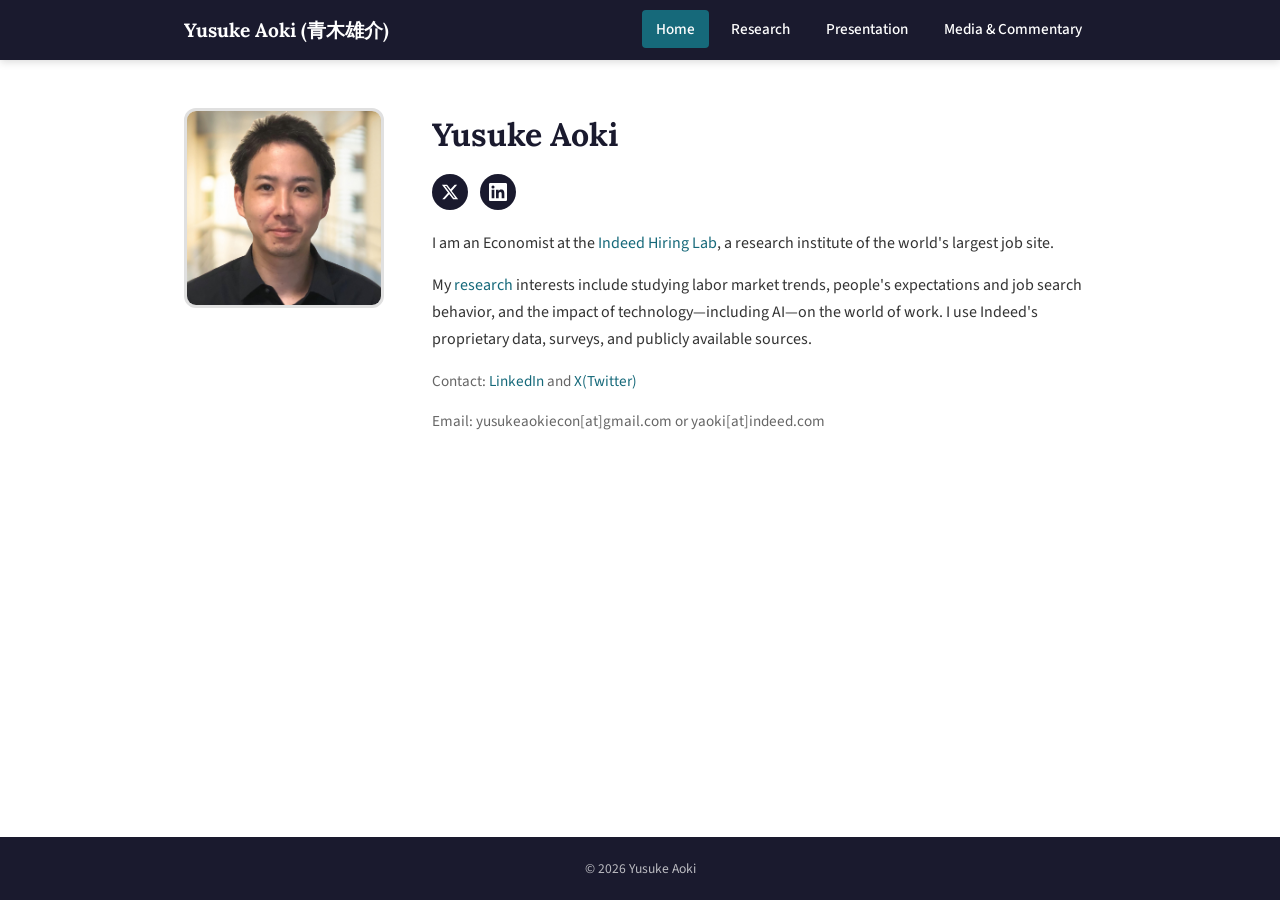
<file: index.html>
<!DOCTYPE html>
<html lang="en">
<head>
  <meta charset="UTF-8">
  <meta name="viewport" content="width=device-width, initial-scale=1.0">
  <title>Yusuke Aoki - Economist</title>
  <meta name="description" content="Yusuke Aoki is an Economist at the Indeed Hiring Lab. Research interests include labor markets, expectations, job search behavior, and the impact of AI on work.">
  <meta name="google-site-verification" content="yfvxAUH_w_ORBG7GJFaljmFw4vGIRVqUIoS6kxN4eL8" />
  <link rel="canonical" href="https://yusuke-aoki-econ.github.io/">

  <!-- JSON-LD Structured Data -->
  <script type="application/ld+json">
  {
    "@context": "https://schema.org",
    "@type": "Person",
    "name": "Yusuke Aoki",
    "alternateName": "青木雄介",
    "jobTitle": "Economist",
    "worksFor": {
      "@type": "Organization",
      "name": "Indeed Hiring Lab",
      "url": "https://hiringlab.indeed.com/"
    },
    "url": "https://yusuke-aoki-econ.github.io/",
    "image": "https://yusuke-aoki-econ.github.io/images/profile.jpg",
    "description": "Economist at the Indeed Hiring Lab. Research on labor markets, expectations, job search behavior, and the impact of AI on work.",
    "knowsAbout": [
      "Labor Economics",
      "Job Search",
      "Artificial Intelligence and the Labor Market",
      "Expectations",
      "Macroeconomics"
    ],
    "sameAs": [
      "https://x.com/YusukeAoki9",
      "https://www.linkedin.com/in/yusuke-aoki-2aa35b59/",
      "https://ideas.repec.org/e/pao19.html"
    ]
  }
  </script>

  <!-- OGP Tags -->
  <meta property="og:title" content="Yusuke Aoki - Economist at Indeed Hiring Lab">
  <meta property="og:description" content="Economist at the Indeed Hiring Lab. Research on labor markets, expectations, job search, and the impact of AI on work.">
  <meta property="og:type" content="website">
  <meta property="og:site_name" content="Yusuke Aoki - Economist">
  <meta property="og:url" content="https://yusuke-aoki-econ.github.io/">
  <meta property="og:image" content="https://yusuke-aoki-econ.github.io/images/ogp.png">

  <!-- Twitter Card -->
  <meta name="twitter:card" content="summary_large_image">
  <meta name="twitter:title" content="Yusuke Aoki - Economist at Indeed Hiring Lab">
  <meta name="twitter:description" content="Economist at the Indeed Hiring Lab. Research on labor markets, expectations, job search, and the impact of AI on work.">
  <meta name="twitter:image" content="https://yusuke-aoki-econ.github.io/images/ogp.png">

  <!-- Google Analytics (GA4) -->
  <script async src="https://www.googletagmanager.com/gtag/js?id=G-177SZD2CK6"></script>
  <script>
    window.dataLayer = window.dataLayer || [];
    function gtag(){dataLayer.push(arguments);}
    gtag('js', new Date());
    gtag('config', 'G-177SZD2CK6');
  </script>

  <!-- Google Fonts -->
  <link rel="preconnect" href="https://fonts.googleapis.com">
  <link rel="preconnect" href="https://fonts.gstatic.com" crossorigin>
  <link href="https://fonts.googleapis.com/css2?family=Lora:ital,wght@0,400;0,700;1,400&family=Source+Sans+3:wght@400;500;600;700&display=swap" rel="stylesheet">

  <link rel="stylesheet" href="css/style.css">
</head>
<body>

  <!-- Header -->
  <header class="site-header">
    <nav class="nav-container">
      <div class="site-title">
        <a href="index.html">Yusuke Aoki (<span lang="ja">&#38738;&#26408;&#38596;&#20171;</span>)</a>
      </div>
      <button class="nav-toggle" aria-label="Toggle navigation" aria-expanded="false">
        <span></span><span></span><span></span>
      </button>
      <ul class="nav-links">
        <li><a href="index.html">Home</a></li>
        <li><a href="research.html">Research</a></li>
        <li><a href="presentation.html">Presentation</a></li>
        <li><a href="media.html">Media &amp; Commentary</a></li>
      </ul>
    </nav>
  </header>

  <!-- Main Content -->
  <main class="main-content">
    <section class="profile-section">
      <div class="profile-photo-wrapper">
        <!-- TODO: Replace with actual profile photo -->
        <img src="images/profile.jpg" alt="Yusuke Aoki" class="profile-photo">
      </div>
      <div class="profile-info">
        <h1>Yusuke Aoki</h1>

        <div class="social-icons">
          <!-- TODO: Replace with actual X(Twitter) URL -->
          <a href="https://x.com/YusukeAoki9" aria-label="X (Twitter)" title="X (Twitter)">
            <svg viewBox="0 0 24 24" xmlns="http://www.w3.org/2000/svg"><path d="M18.244 2.25h3.308l-7.227 8.26 8.502 11.24H16.17l-5.214-6.817L4.99 21.75H1.68l7.73-8.835L1.254 2.25H8.08l4.713 6.231zm-1.161 17.52h1.833L7.084 4.126H5.117z"/></svg>
          </a>
          <a href="https://www.linkedin.com/in/yusuke-aoki-2aa35b59/" aria-label="LinkedIn" title="LinkedIn">
            <svg viewBox="0 0 24 24" xmlns="http://www.w3.org/2000/svg"><path d="M20.447 20.452h-3.554v-5.569c0-1.328-.027-3.037-1.852-3.037-1.853 0-2.136 1.445-2.136 2.939v5.667H9.351V9h3.414v1.561h.046c.477-.9 1.637-1.85 3.37-1.85 3.601 0 4.267 2.37 4.267 5.455v6.286zM5.337 7.433a2.062 2.062 0 01-2.063-2.065 2.064 2.064 0 112.063 2.065zm1.782 13.019H3.555V9h3.564v11.452zM22.225 0H1.771C.792 0 0 .774 0 1.729v20.542C0 23.227.792 24 1.771 24h20.451C23.2 24 24 23.227 24 22.271V1.729C24 .774 23.2 0 22.222 0h.003z"/></svg>
          </a>
        </div>

        <p>
          I am an Economist at the <a href="https://hiringlab.indeed.com/">Indeed Hiring Lab</a>,
          a research institute of the world's largest job site.
        </p>

        <p>
          My <a href="research.html">research</a> interests include studying labor market trends,
          people's expectations and job search behavior, and the impact of technology&mdash;including
          AI&mdash;on the world of work. I use Indeed's proprietary data, surveys, and publicly
          available sources.
        </p>

        <div class="contact-info">
          <!-- TODO: Replace with actual X(Twitter) URL -->
          <p>Contact: <a href="https://www.linkedin.com/in/yusuke-aoki-2aa35b59/">LinkedIn</a> and <a href="https://x.com/YusukeAoki9">X(Twitter)</a></p>
          <p>Email: yusukeaokiecon[at]gmail.com or yaoki[at]indeed.com</p>
        </div>
      </div>
    </section>
  </main>

  <!-- Footer -->
  <footer class="site-footer">
    &copy; 2026 Yusuke Aoki
  </footer>

  <script src="js/main.js"></script>
</body>
</html>
</file>
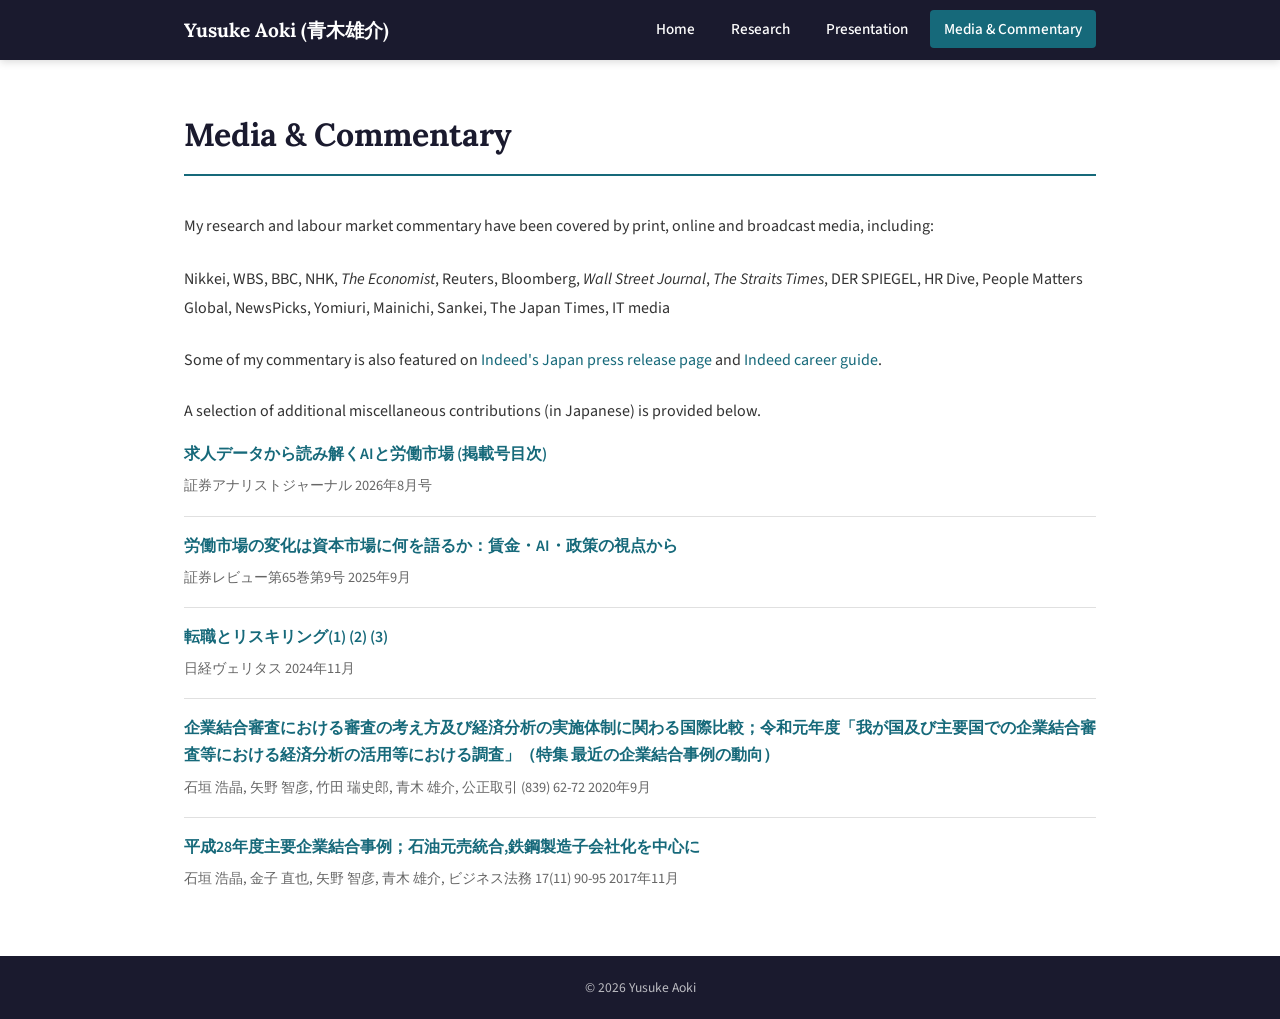
<file: media.html>
<!DOCTYPE html>
<html lang="en">
<head>
  <meta charset="UTF-8">
  <meta name="viewport" content="width=device-width, initial-scale=1.0">
  <title>Media &amp; Commentary - Yusuke Aoki</title>
  <meta name="description" content="Media coverage and commentary by Yusuke Aoki on labor markets and economics.">
  <link rel="canonical" href="https://yusuke-aoki-econ.github.io/media.html">

  <!-- OGP Tags -->
  <meta property="og:title" content="Media &amp; Commentary - Yusuke Aoki">
  <meta property="og:description" content="Media coverage and commentary by Yusuke Aoki on labor markets and economics.">
  <meta property="og:type" content="website">
  <meta property="og:site_name" content="Yusuke Aoki - Economist">
  <meta property="og:url" content="https://yusuke-aoki-econ.github.io/media.html">
  <meta property="og:image" content="https://yusuke-aoki-econ.github.io/images/ogp.png">

  <!-- Twitter Card -->
  <meta name="twitter:card" content="summary_large_image">
  <meta name="twitter:title" content="Media &amp; Commentary - Yusuke Aoki">
  <meta name="twitter:description" content="Media coverage and commentary by Yusuke Aoki on labor markets and economics.">
  <meta name="twitter:image" content="https://yusuke-aoki-econ.github.io/images/ogp.png">

  <!-- Google Analytics (GA4) -->
  <script async src="https://www.googletagmanager.com/gtag/js?id=G-177SZD2CK6"></script>
  <script>
    window.dataLayer = window.dataLayer || [];
    function gtag(){dataLayer.push(arguments);}
    gtag('js', new Date());
    gtag('config', 'G-177SZD2CK6');
  </script>

  <!-- Google Fonts -->
  <link rel="preconnect" href="https://fonts.googleapis.com">
  <link rel="preconnect" href="https://fonts.gstatic.com" crossorigin>
  <link href="https://fonts.googleapis.com/css2?family=Lora:ital,wght@0,400;0,700;1,400&family=Source+Sans+3:wght@400;500;600;700&display=swap" rel="stylesheet">

  <link rel="stylesheet" href="css/style.css">
</head>
<body>

  <!-- Header -->
  <header class="site-header">
    <nav class="nav-container">
      <div class="site-title">
        <a href="index.html">Yusuke Aoki (<span lang="ja">&#38738;&#26408;&#38596;&#20171;</span>)</a>
      </div>
      <button class="nav-toggle" aria-label="Toggle navigation" aria-expanded="false">
        <span></span><span></span><span></span>
      </button>
      <ul class="nav-links">
        <li><a href="index.html">Home</a></li>
        <li><a href="research.html">Research</a></li>
        <li><a href="presentation.html">Presentation</a></li>
        <li><a href="media.html">Media &amp; Commentary</a></li>
      </ul>
    </nav>
  </header>

  <!-- Main Content -->
  <main class="main-content">
    <div class="page-header">
      <h1>Media &amp; Commentary</h1>
    </div>

    <p class="media-outlets">
      My research and labour market commentary have been covered by print, online and broadcast media, including:
    </p>

    <p class="media-outlets">
      Nikkei, WBS, BBC, NHK, <span class="italic">The Economist</span>, Reuters, Bloomberg,
      <span class="italic">Wall Street Journal</span>, <span class="italic">The Straits Times</span>, DER SPIEGEL, HR Dive, People Matters Global, NewsPicks,
      Yomiuri, Mainichi, Sankei, The Japan Times, IT media
    </p>

    <p>
      <!-- TODO: Replace with actual Indeed Japan press release page URL -->
      Some of my commentary is also featured on <a href="https://jp.indeed.com/press/releases">Indeed's Japan press release page</a> and <a href="https://jp.indeed.com/career-advice/news">Indeed career guide</a>.
    </p>

    <p style="margin-top: 24px;">
      A selection of additional miscellaneous contributions (in Japanese) is provided below.
    </p>

    <ul class="contributions-list">
      <li>
        <span class="contrib-title" lang="ja"><a href="https://www.saa.or.jp/dc/sale/apps/journal/JournalShowDetail.do?goDownload=&amp;itmNo=42029">求人データから読み解くAIと労働市場</a> <a href="https://www.saa.or.jp/learning/journal/each_title/2026/08.html">(掲載号目次)</a></span>
        <span class="contrib-meta" lang="ja">証券アナリストジャーナル 2026年8月号</span>
      </li>
      <li>
        <!-- TODO: Replace with actual URL -->
        <span class="contrib-title" lang="ja"><a href="https://www.jsri.or.jp/publication/periodical/review/6509_02/">&#21172;&#20685;&#24066;&#22580;&#12398;&#22793;&#21270;&#12399;&#36039;&#26412;&#24066;&#22580;&#12395;&#20309;&#12434;&#35486;&#12427;&#12363;&#65306;&#36035;&#37329;&#12539;AI&#12539;&#25919;&#31574;&#12398;&#35222;&#28857;&#12363;&#12425;</a></span>
        <span class="contrib-meta" lang="ja">&#35388;&#21048;&#12524;&#12499;&#12517;&#12540;&#31532;65&#24059;&#31532;9&#21495; 2025&#24180;9&#26376;</span>
      </li>
      <li>
        <!-- TODO: Replace with actual URLs for each part -->
        <span class="contrib-title" lang="ja"><a href="https://www.nikkei.com/prime/veritas/article/DGKKZO84492310R31C24A0K14900">&#36578;&#32887;&#12392;&#12522;&#12473;&#12461;&#12522;&#12531;&#12464;(1)</a> <a href="https://www.nikkei.com/prime/veritas/article/DGKKZO84631490X01C24A1K14900">(2)</a> <a href="https://www.nikkei.com/prime/veritas/article/DGKKZO84792220U4A111C2K14900">(3)</a></span>
        <span class="contrib-meta" lang="ja">&#26085;&#32076;&#12532;&#12455;&#12522;&#12479;&#12473; 2024&#24180;11&#26376;</span>
      </li>
      <li>
        <!-- TODO: Replace with actual URL -->
        <span class="contrib-title" lang="ja"><a href="https://ndlsearch.ndl.go.jp/books/R000000004-I030670350">&#20225;&#26989;&#32080;&#21512;&#23529;&#26619;&#12395;&#12362;&#12369;&#12427;&#23529;&#26619;&#12398;&#32771;&#12360;&#26041;&#21450;&#12403;&#32076;&#28168;&#20998;&#26512;&#12398;&#23455;&#26045;&#20307;&#21046;&#12395;&#38306;&#12431;&#12427;&#22269;&#38555;&#27604;&#36611;&#65307;&#20196;&#21644;&#20803;&#24180;&#24230;&#12300;&#25105;&#12364;&#22269;&#21450;&#12403;&#20027;&#35201;&#22269;&#12391;&#12398;&#20225;&#26989;&#32080;&#21512;&#23529;&#26619;&#31561;&#12395;&#12362;&#12369;&#12427;&#32076;&#28168;&#20998;&#26512;&#12398;&#27963;&#29992;&#31561;&#12395;&#12362;&#12369;&#12427;&#35519;&#26619;&#12301;&#65288;&#29305;&#38598; &#26368;&#36817;&#12398;&#20225;&#26989;&#32080;&#21512;&#20107;&#20363;&#12398;&#21205;&#21521;&#65289;</a></span>
        <span class="contrib-meta" lang="ja">&#30707;&#22435; &#28009;&#26230;, &#30690;&#37326; &#26234;&#24422;, &#31481;&#30000; &#29790;&#21490;&#37070;, &#38738;&#26408; &#38596;&#20171;, &#20844;&#27491;&#21462;&#24341; (839) 62-72 2020&#24180;9&#26376;</span>
      </li>
      <li>
        <!-- TODO: Replace with actual URL -->
        <span class="contrib-title" lang="ja"><a href="https://ndlsearch.ndl.go.jp/books/R000000004-I028513420">&#24179;&#25104;28&#24180;&#24230;&#20027;&#35201;&#20225;&#26989;&#32080;&#21512;&#20107;&#20363;&#65307;&#30707;&#27833;&#20803;&#22770;&#32113;&#21512;,&#37444;&#37628;&#35069;&#36896;&#23376;&#20250;&#31038;&#21270;&#12434;&#20013;&#24515;&#12395;</a></span>
        <span class="contrib-meta" lang="ja">&#30707;&#22435; &#28009;&#26230;, &#37329;&#23376; &#30452;&#20063;, &#30690;&#37326; &#26234;&#24422;, &#38738;&#26408; &#38596;&#20171;, &#12499;&#12472;&#12493;&#12473;&#27861;&#21209; 17(11) 90-95 2017&#24180;11&#26376;</span>
      </li>
    </ul>
  </main>

  <!-- Footer -->
  <footer class="site-footer">
    &copy; 2026 Yusuke Aoki
  </footer>


  <script src="js/main.js"></script>
</body>
</html>
</file>
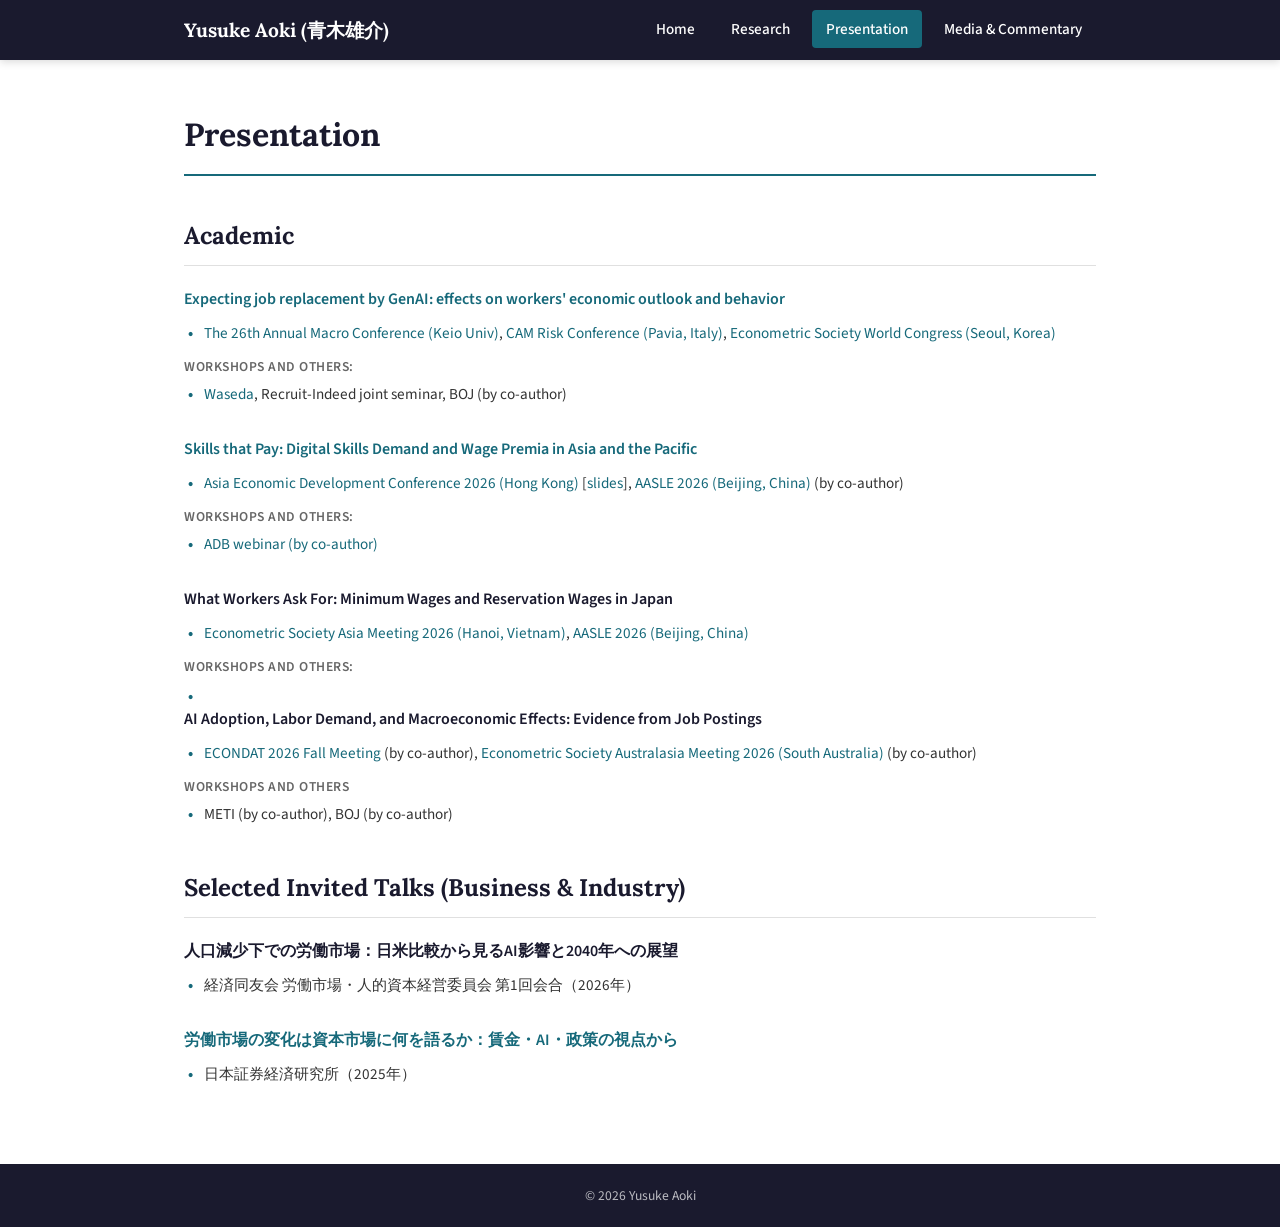
<file: presentation.html>
<!DOCTYPE html>
<html lang="en">
<head>
  <meta charset="UTF-8">
  <meta name="viewport" content="width=device-width, initial-scale=1.0">
  <title>Presentation - Yusuke Aoki</title>
  <meta name="description" content="Conference presentations and talks by Yusuke Aoki on labor economics, AI, and job markets.">
  <link rel="canonical" href="https://yusuke-aoki-econ.github.io/presentation.html">

  <!-- OGP Tags -->
  <meta property="og:title" content="Presentation - Yusuke Aoki">
  <meta property="og:description" content="Conference presentations and talks by Yusuke Aoki on labor economics, AI, and job markets.">
  <meta property="og:type" content="website">
  <meta property="og:site_name" content="Yusuke Aoki - Economist">
  <meta property="og:url" content="https://yusuke-aoki-econ.github.io/presentation.html">
  <meta property="og:image" content="https://yusuke-aoki-econ.github.io/images/ogp.png">

  <!-- Twitter Card -->
  <meta name="twitter:card" content="summary_large_image">
  <meta name="twitter:title" content="Presentation - Yusuke Aoki">
  <meta name="twitter:description" content="Conference presentations and talks by Yusuke Aoki on labor economics, AI, and job markets.">
  <meta name="twitter:image" content="https://yusuke-aoki-econ.github.io/images/ogp.png">

  <!-- Google Analytics (GA4) -->
  <script async src="https://www.googletagmanager.com/gtag/js?id=G-177SZD2CK6"></script>
  <script>
    window.dataLayer = window.dataLayer || [];
    function gtag(){dataLayer.push(arguments);}
    gtag('js', new Date());
    gtag('config', 'G-177SZD2CK6');
  </script>

  <!-- Google Fonts -->
  <link rel="preconnect" href="https://fonts.googleapis.com">
  <link rel="preconnect" href="https://fonts.gstatic.com" crossorigin>
  <link href="https://fonts.googleapis.com/css2?family=Lora:ital,wght@0,400;0,700;1,400&family=Source+Sans+3:wght@400;500;600;700&display=swap" rel="stylesheet">

  <link rel="stylesheet" href="css/style.css">
</head>
<body>

  <!-- Header -->
  <header class="site-header">
    <nav class="nav-container">
      <div class="site-title">
        <a href="index.html">Yusuke Aoki (<span lang="ja">&#38738;&#26408;&#38596;&#20171;</span>)</a>
      </div>
      <button class="nav-toggle" aria-label="Toggle navigation" aria-expanded="false">
        <span></span><span></span><span></span>
      </button>
      <ul class="nav-links">
        <li><a href="index.html">Home</a></li>
        <li><a href="research.html">Research</a></li>
        <li><a href="presentation.html">Presentation</a></li>
        <li><a href="media.html">Media &amp; Commentary</a></li>
      </ul>
    </nav>
  </header>

  <!-- Main Content -->
  <main class="main-content">
    <div class="page-header">
      <h1>Presentation</h1>
    </div>

    <!-- Academic Section -->
    <h2 class="section-heading">Academic</h2>

    <div class="presentation-item">
      <div class="paper-title">
        <!-- TODO: Replace with actual paper URL -->
        <a href="https://www.bis.org/publ/work1269.htm">Expecting job replacement by GenAI: effects on workers' economic outlook and behavior</a>
      </div>
      <ul class="presentation-list">
        <li>
          <!-- TODO: Replace all # links with actual conference URLs -->
          <a href="https://ies.keio.ac.jp/en/events/24473/">The 26th Annual Macro Conference (Keio Univ)</a>,
          <a href="https://economiaemanagement.dip.unipv.it/en/research/research-teams-and-topics/research-centres-and-teams/camrisk/events">CAM Risk Conference (Pavia, Italy)</a>,
          <a href="https://virtual.oxfordabstracts.com/event/73643/program">Econometric Society World Congress (Seoul, Korea)</a>
        </li>
      </ul>
      <p class="presentation-category">Workshops and others: </p> 
        <ul class="presentation-list">
        <li>
          <a href="https://winpec.sakura.ne.jp/Winpec_Workshop_Calendar/workshop/2">Waseda</a>, Recruit-Indeed joint seminar, BOJ (by co-author)  
        </li>
        </ul>
    </div>

    <div class="presentation-item">
      <div class="paper-title"><a href="https://www.adb.org/publications/digital-skills-demand-wage-premia">Skills that Pay: Digital Skills Demand and Wage Premia in Asia and the Pacific</a></div>
     <ul class="presentation-list">
        <li>
          <a href="https://adb.eventsair.com/asian-economic-development-conference-2026/conference-program">Asia Economic Development Conference 2026 (Hong Kong)</a> [<a href="files/slides/Digital_Skills_in_APAC_AEDC.pdf">slides</a>],
          <a href="https://www.aasle.org/beijing2026-conference-location">AASLE 2026 (Beijing, China)</a> (by co-author)
        </li>
        </ul>
      <p class="presentation-category">Workshops and others: </p> 
         <ul class="presentation-list">
        <li>
          <a href="https://www.adb.org/news/events/skills-pay-demand-digital-ai-skills-asia-pacific-live-webinar"> ADB webinar (by co-author)</a>
        </li>
        </ul>
</div>
     <div class="presentation-item">
      <div class="paper-title">What Workers Ask For: Minimum Wages and Reservation Wages in Japan</div>
       <ul class="presentation-list">
        <li>
          <a href="https://virtual.oxfordabstracts.com/event/75861/session/225796">Econometric Society Asia Meeting 2026 (Hanoi, Vietnam)</a>,
          <a href="https://www.aasle.org/beijing2026-conference-location">AASLE 2026 (Beijing, China)</a>
        </li>
        </ul>
      <p class="presentation-category">Workshops and others: </p> 
      <ul class="presentation-list">
        <li>
        </li>
        </ul>
    </div>
    
     <div class="presentation-item">
      <div class="paper-title">AI Adoption, Labor Demand, and Macroeconomic Effects: Evidence from Job Postings</div>
      <ul class="presentation-list">
        <li>
          <a href="https://www.boj.or.jp/en/research/conf/conf2610a.htm">ECONDAT 2026 Fall Meeting</a> (by co-author),
          <a href="https://www.econometricsociety.org/regional-activities/schedule/2026/11/24/2026-Australasia-Meeting-South-Australia">Econometric Society Australasia Meeting 2026 (South Australia)</a> (by co-author)
        </li>
      </ul>
      <p class="presentation-category">Workshops and others</p>
      <ul class="presentation-list">
        <!-- TODO: Replace all # links with actual URLs -->
        <li> METI (by co-author), BOJ (by co-author)</li> 
      </ul>
    </div>

    <!-- Invited Talks Section -->
    <h2 class="section-heading">Selected Invited Talks (Business &amp; Industry)</h2>

    <div class="presentation-item">
      <div class="paper-title" lang="ja">人口減少下での労働市場：日米比較から見るAI影響と2040年への展望</div>
      <ul class="presentation-list">
        <li lang="ja">経済同友会 労働市場・人的資本経営委員会 第1回会合（2026年）</li>
      </ul>
    </div>

    <div class="presentation-item">
      <div class="paper-title" lang="ja"><a href="https://www.jsri.or.jp/publication/periodical/review/6509_02/">労働市場の変化は資本市場に何を語るか：賃金・AI・政策の視点から</a></div>
      <ul class="presentation-list">
        <li lang="ja">日本証券経済研究所（2025年）</li>
      </ul>
    </div>

  </main>

  <!-- Footer -->
  <footer class="site-footer">
    &copy; 2026 Yusuke Aoki
  </footer>

  
  <script src="js/main.js"></script>
</body>
</html>
</file>
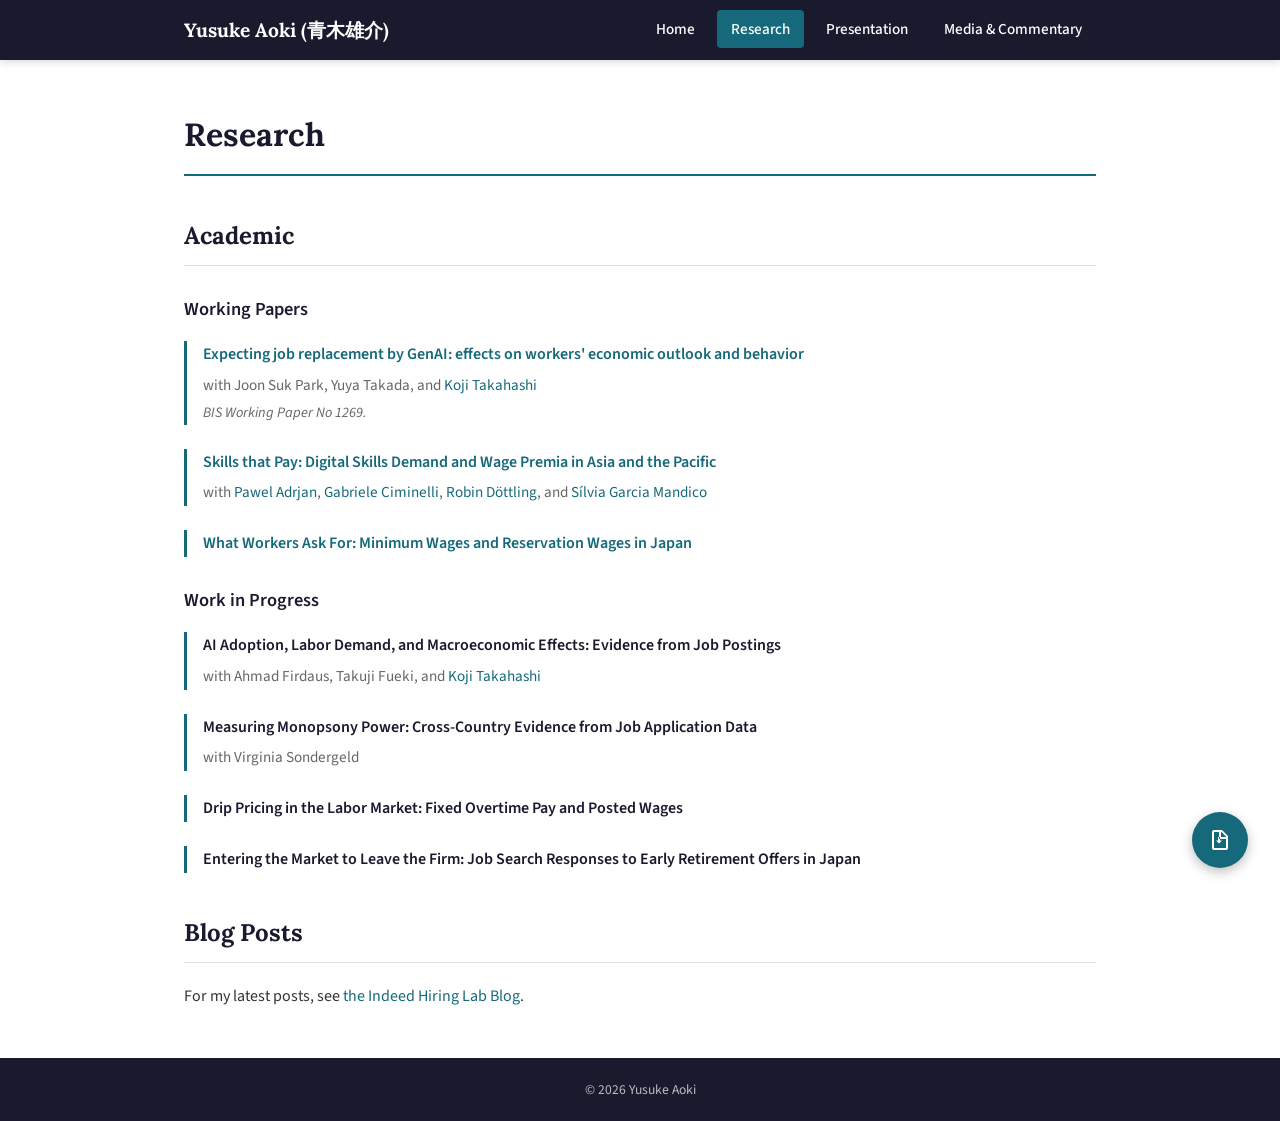
<file: research.html>
<!DOCTYPE html>
<html lang="en">
<head>
  <meta charset="UTF-8">
  <meta name="viewport" content="width=device-width, initial-scale=1.0">
  <title>Research - Yusuke Aoki</title>
  <meta name="description" content="Research by Yusuke Aoki: working papers and work in progress on labor markets, AI, job search, and economic expectations.">
  <link rel="canonical" href="https://yusuke-aoki-econ.github.io/research.html">

  <!-- OGP Tags -->
  <meta property="og:title" content="Research - Yusuke Aoki">
  <meta property="og:description" content="Research by Yusuke Aoki on labor markets, AI, job search, and economic expectations.">
  <meta property="og:type" content="website">
  <meta property="og:site_name" content="Yusuke Aoki - Economist">
  <meta property="og:url" content="https://yusuke-aoki-econ.github.io/research.html">
  <meta property="og:image" content="https://yusuke-aoki-econ.github.io/images/ogp.png">

  <!-- Twitter Card -->
  <meta name="twitter:card" content="summary_large_image">
  <meta name="twitter:title" content="Research - Yusuke Aoki">
  <meta name="twitter:description" content="Research by Yusuke Aoki on labor markets, AI, job search, and economic expectations.">
  <meta name="twitter:image" content="https://yusuke-aoki-econ.github.io/images/ogp.png">

  <!-- Google Analytics (GA4) -->
  <script async src="https://www.googletagmanager.com/gtag/js?id=G-177SZD2CK6"></script>
  <script>
    window.dataLayer = window.dataLayer || [];
    function gtag(){dataLayer.push(arguments);}
    gtag('js', new Date());
    gtag('config', 'G-177SZD2CK6');
  </script>

  <!-- Google Fonts -->
  <link rel="preconnect" href="https://fonts.googleapis.com">
  <link rel="preconnect" href="https://fonts.gstatic.com" crossorigin>
  <link href="https://fonts.googleapis.com/css2?family=Lora:ital,wght@0,400;0,700;1,400&family=Source+Sans+3:wght@400;500;600;700&display=swap" rel="stylesheet">

  <link rel="stylesheet" href="css/style.css">
</head>
<body>

  <!-- Header -->
  <header class="site-header">
    <nav class="nav-container">
      <div class="site-title">
        <a href="index.html">Yusuke Aoki (<span lang="ja">&#38738;&#26408;&#38596;&#20171;</span>)</a>
      </div>
      <button class="nav-toggle" aria-label="Toggle navigation" aria-expanded="false">
        <span></span><span></span><span></span>
      </button>
      <ul class="nav-links">
        <li><a href="index.html">Home</a></li>
        <li><a href="research.html">Research</a></li>
        <li><a href="presentation.html">Presentation</a></li>
        <li><a href="media.html">Media &amp; Commentary</a></li>
      </ul>
    </nav>
  </header>

  <!-- Main Content -->
  <main class="main-content">
    <div class="page-header">
      <h1>Research</h1>
    </div>

    <!-- Academic Section -->
    <h2 class="section-heading">Academic</h2>

    <!-- Working Papers -->
    <h3 class="subsection-heading">Working Papers</h3>

    <div class="research-item">
      <div class="paper-title">
        <!-- TODO: Replace with actual paper URL -->
        <a href="https://www.bis.org/publ/work1269.htm">Expecting job replacement by GenAI: effects on workers' economic outlook and behavior</a>
      </div>
      <div class="authors">with Joon Suk Park, Yuya Takada, and <a href="https://sites.google.com/site/kojitakahashisette/home">Koji Takahashi</a></div>
      <div class="venue">BIS Working Paper No 1269.</div>
    </div>

    <div class="research-item">
      <div class="paper-title">
        <a href="https://www.adb.org/publications/digital-skills-demand-wage-premia">Skills that Pay: Digital Skills Demand and Wage Premia in Asia and the Pacific</a>
      </div>
      <div class="authors">with <a href="https://sites.google.com/site/paweladrjaneconomics/">Pawel Adrjan</a>, <a href="https://sites.google.com/view/gabrieleciminelli">Gabriele Ciminelli</a>, <a href="https://www.robindoettling.org/">Robin D&ouml;ttling</a>, and <a href="https://sites.google.com/view/sgarciamandico/home">S&iacute;lvia Garcia Mandico</a></div>
    </div>

    <div class="research-item">
      <div class="paper-title">
        <a href="https://papers.ssrn.com/sol3/papers.cfm?abstract_id=7409958">What Workers Ask For: Minimum Wages and Reservation Wages in Japan</a>
      </div>
    </div>

    <!-- Work in Progress -->
    <h3 class="subsection-heading">Work in Progress</h3>

    <div class="research-item">
      <div class="paper-title">AI Adoption, Labor Demand, and Macroeconomic Effects: Evidence from Job Postings</div>
      <div class="authors">with Ahmad Firdaus, Takuji Fueki, and <a href="https://sites.google.com/site/kojitakahashisette/home">Koji Takahashi</a></div>
    </div>

    <div class="research-item">
      <div class="paper-title">Measuring Monopsony Power: Cross-Country Evidence from Job Application Data</div>
       <div class="authors">with Virginia Sondergeld</div>
    </div>

    <div class="research-item">
      <div class="paper-title">Drip Pricing in the Labor Market: Fixed Overtime Pay and Posted Wages</div>
    </div>

    <div class="research-item">
      <div class="paper-title">Entering the Market to Leave the Firm: Job Search Responses to Early Retirement Offers in Japan</div>
    </div>

    <h2 class="section-heading">Blog Posts</h2>
       For my latest posts, see  <a href="https://hiringlab.indeed.com/"> the Indeed Hiring Lab Blog</a>.
  </main>

  <!-- Footer -->
  <footer class="site-footer">
    &copy; 2026 Yusuke Aoki
  </footer>

  <!-- CV Download Button -->
  <!-- TODO: Replace with actual CV PDF file -->
  <a href="files/cv.pdf" class="cv-button" aria-label="Download CV" title="Download CV">
    <span class="cv-tooltip">Download CV</span>
    <svg viewBox="0 0 24 24" xmlns="http://www.w3.org/2000/svg"><path d="M14 2H6a2 2 0 00-2 2v16a2 2 0 002 2h12a2 2 0 002-2V8l-6-6zm-1 1.5L18.5 9H13V3.5zM6 20V4h5v7h7v9H6zm5-4.5l-3-3h2V9h2v3.5h2l-3 3z"/></svg>
  </a>

  <script src="js/main.js"></script>
</body>
</html>
</file>
<file: css/style.css>
/* ============================================================
   Yusuke Aoki - Academic Personal Website
   ============================================================ */

/* --- Reset & Base --- */
*, *::before, *::after {
  box-sizing: border-box;
  margin: 0;
  padding: 0;
}

:root {
  --color-bg: #ffffff;
  --color-text: #333333;
  --color-text-light: #666666;
  --color-heading: #1a1a2e;
  --color-accent: #16697a;
  --color-accent-hover: #0d4f5e;
  --color-header-bg: #1a1a2e;
  --color-header-text: #ffffff;
  --color-border: #e0e0e0;
  --color-section-bg: #f8f9fa;
  --color-card-bg: #ffffff;
  --font-sans: 'Source Sans 3', 'Source Sans Pro', sans-serif;
  --font-serif: 'Lora', Georgia, serif;
  --max-width: 960px;
  --header-height: 60px;
}

html {
  scroll-behavior: smooth;
}

body {
  font-family: var(--font-sans);
  font-size: 16px;
  line-height: 1.7;
  color: var(--color-text);
  background-color: var(--color-bg);
  min-height: 100vh;
  display: flex;
  flex-direction: column;
}

a {
  color: var(--color-accent);
  text-decoration: none;
  transition: color 0.2s ease;
}

a:hover {
  color: var(--color-accent-hover);
  text-decoration: underline;
}

img {
  max-width: 100%;
  height: auto;
}

/* --- Header / Navigation --- */
.site-header {
  background-color: var(--color-header-bg);
  color: var(--color-header-text);
  position: sticky;
  top: 0;
  z-index: 1000;
  box-shadow: 0 2px 8px rgba(0, 0, 0, 0.15);
}

.nav-container {
  max-width: var(--max-width);
  margin: 0 auto;
  padding: 0 24px;
  display: flex;
  align-items: center;
  justify-content: space-between;
  height: var(--header-height);
}

.site-title {
  font-family: var(--font-serif);
  font-size: 1.2rem;
  font-weight: 700;
  color: var(--color-header-text);
  white-space: nowrap;
}

.site-title a {
  color: var(--color-header-text);
  text-decoration: none;
}

.site-title a:hover {
  color: #ccc;
  text-decoration: none;
}

.nav-links {
  display: flex;
  list-style: none;
  gap: 8px;
}

.nav-links a {
  color: var(--color-header-text);
  padding: 8px 14px;
  border-radius: 4px;
  font-size: 0.95rem;
  font-weight: 500;
  transition: background-color 0.2s ease, color 0.2s ease;
  text-decoration: none;
}

.nav-links a:hover {
  background-color: rgba(255, 255, 255, 0.1);
  text-decoration: none;
}

.nav-links a.active {
  background-color: var(--color-accent);
  color: #fff;
}

/* Hamburger menu */
.nav-toggle {
  display: none;
  background: none;
  border: none;
  cursor: pointer;
  padding: 8px;
}

.nav-toggle span {
  display: block;
  width: 24px;
  height: 2px;
  background-color: var(--color-header-text);
  margin: 5px 0;
  transition: transform 0.3s ease, opacity 0.3s ease;
}

/* --- Main Content --- */
.main-content {
  flex: 1;
  max-width: var(--max-width);
  margin: 0 auto;
  padding: 48px 24px;
  width: 100%;
}

/* --- Home Page: Profile Section --- */
.profile-section {
  display: flex;
  gap: 48px;
  align-items: flex-start;
}

.profile-photo-wrapper {
  flex-shrink: 0;
}

.profile-photo {
  width: 200px;
  height: 200px;
  border-radius: 12px;
  object-fit: cover;
  border: 3px solid var(--color-border);
  background-color: var(--color-section-bg);
}

.profile-info {
  flex: 1;
}

.profile-info h1 {
  font-family: var(--font-serif);
  font-size: 2rem;
  color: var(--color-heading);
  margin-bottom: 12px;
}

.social-icons {
  display: flex;
  gap: 12px;
  margin-bottom: 20px;
}

.social-icons a {
  display: inline-flex;
  align-items: center;
  justify-content: center;
  width: 36px;
  height: 36px;
  border-radius: 50%;
  background-color: var(--color-heading);
  color: #fff;
  transition: background-color 0.2s ease;
  text-decoration: none;
}

.social-icons a:hover {
  background-color: var(--color-accent);
  text-decoration: none;
}

.social-icons svg {
  width: 18px;
  height: 18px;
  fill: currentColor;
}

.profile-info p {
  margin-bottom: 14px;
  color: var(--color-text);
}

.contact-info {
  margin-top: 16px;
  font-size: 0.95rem;
  color: var(--color-text-light);
}

.contact-info p {
  color: var(--color-text-light);
}

/* --- Page Headers --- */
.page-header {
  margin-bottom: 36px;
}

.page-header h1 {
  font-family: var(--font-serif);
  font-size: 2rem;
  color: var(--color-heading);
  padding-bottom: 12px;
  border-bottom: 2px solid var(--color-accent);
}

/* --- Section Headings --- */
.section-heading {
  font-family: var(--font-serif);
  font-size: 1.5rem;
  color: var(--color-heading);
  margin-top: 40px;
  margin-bottom: 20px;
  padding-bottom: 8px;
  border-bottom: 1px solid var(--color-border);
}

.subsection-heading {
  font-family: var(--font-sans);
  font-size: 1.15rem;
  font-weight: 600;
  color: var(--color-heading);
  margin-top: 28px;
  margin-bottom: 16px;
}

/* --- Research Items --- */
.research-item {
  margin-bottom: 24px;
  padding-left: 16px;
  border-left: 3px solid var(--color-accent);
}

.research-item .paper-title {
  font-weight: 600;
  color: var(--color-heading);
  margin-bottom: 4px;
}

.research-item .paper-title a {
  color: var(--color-accent);
  font-weight: 600;
}

.research-item .authors {
  font-size: 0.95rem;
  color: var(--color-text-light);
  margin-bottom: 2px;
}

.research-item .venue {
  font-size: 0.9rem;
  color: var(--color-text-light);
  font-style: italic;
}

/* --- Presentation Items --- */
.presentation-item {
  margin-bottom: 28px;
}

.presentation-item .paper-title {
  font-weight: 600;
  color: var(--color-heading);
  margin-bottom: 8px;
}

.presentation-item .paper-title a {
  color: var(--color-accent);
  font-weight: 600;
}

.presentation-list {
  list-style: none;
  padding-left: 0;
}

.presentation-list li {
  position: relative;
  padding-left: 20px;
  margin-bottom: 6px;
  font-size: 0.95rem;
  color: var(--color-text);
}

.presentation-list li::before {
  content: "\2022";
  position: absolute;
  left: 4px;
  color: var(--color-accent);
  font-weight: bold;
}

.presentation-category {
  font-size: 0.85rem;
  font-weight: 600;
  color: var(--color-text-light);
  text-transform: uppercase;
  letter-spacing: 0.5px;
  margin-top: 8px;
  margin-bottom: 4px;
}

/* --- Media Page --- */
.media-outlets {
  font-size: 1rem;
  line-height: 1.8;
  color: var(--color-text);
  margin-bottom: 24px;
}

.media-outlets .italic {
  font-style: italic;
}

.contributions-list {
  list-style: none;
  padding: 0;
}

.contributions-list li {
  padding: 16px 0;
  border-bottom: 1px solid var(--color-border);
}

.contributions-list li:last-child {
  border-bottom: none;
}

.contributions-list .contrib-title {
  font-weight: 600;
  color: var(--color-heading);
  display: block;
  margin-bottom: 4px;
}

.contributions-list .contrib-title a {
  color: var(--color-accent);
}

.contributions-list .contrib-meta {
  font-size: 0.9rem;
  color: var(--color-text-light);
}

/* --- Footer --- */
.site-footer {
  background-color: var(--color-header-bg);
  color: rgba(255, 255, 255, 0.7);
  text-align: center;
  padding: 20px 24px;
  font-size: 0.85rem;
  margin-top: auto;
}

/* --- CV Floating Button --- */
.cv-button {
  position: fixed;
  bottom: 32px;
  right: 32px;
  width: 56px;
  height: 56px;
  border-radius: 50%;
  background-color: var(--color-accent);
  color: #fff;
  display: flex;
  align-items: center;
  justify-content: center;
  box-shadow: 0 4px 12px rgba(0, 0, 0, 0.25);
  transition: background-color 0.2s ease, transform 0.2s ease;
  text-decoration: none;
  z-index: 999;
}

.cv-button:hover {
  background-color: var(--color-accent-hover);
  transform: translateY(-2px);
  text-decoration: none;
  color: #fff;
}

.cv-button svg {
  width: 24px;
  height: 24px;
  fill: currentColor;
}

.cv-button .cv-tooltip {
  position: absolute;
  right: 68px;
  background-color: var(--color-heading);
  color: #fff;
  padding: 6px 12px;
  border-radius: 4px;
  font-size: 0.8rem;
  white-space: nowrap;
  opacity: 0;
  pointer-events: none;
  transition: opacity 0.2s ease;
}

.cv-button:hover .cv-tooltip {
  opacity: 1;
}

/* --- Responsive --- */
@media (max-width: 768px) {
  .nav-toggle {
    display: block;
  }

  .nav-links {
    display: none;
    position: absolute;
    top: var(--header-height);
    left: 0;
    right: 0;
    background-color: var(--color-header-bg);
    flex-direction: column;
    padding: 16px 24px;
    gap: 4px;
    box-shadow: 0 4px 8px rgba(0, 0, 0, 0.15);
  }

  .nav-links.open {
    display: flex;
  }

  .nav-links a {
    padding: 10px 14px;
  }

  .profile-section {
    flex-direction: column;
    align-items: center;
    text-align: center;
    gap: 24px;
  }

  .social-icons {
    justify-content: center;
  }

  .profile-photo {
    width: 160px;
    height: 160px;
  }

  .main-content {
    padding: 32px 16px;
  }

  .site-title {
    font-size: 1rem;
  }

  .cv-button {
    bottom: 20px;
    right: 20px;
    width: 48px;
    height: 48px;
  }
}

@media (max-width: 480px) {
  .profile-photo {
    width: 130px;
    height: 130px;
  }

  .page-header h1 {
    font-size: 1.5rem;
  }

  .section-heading {
    font-size: 1.25rem;
  }
}
</file>
